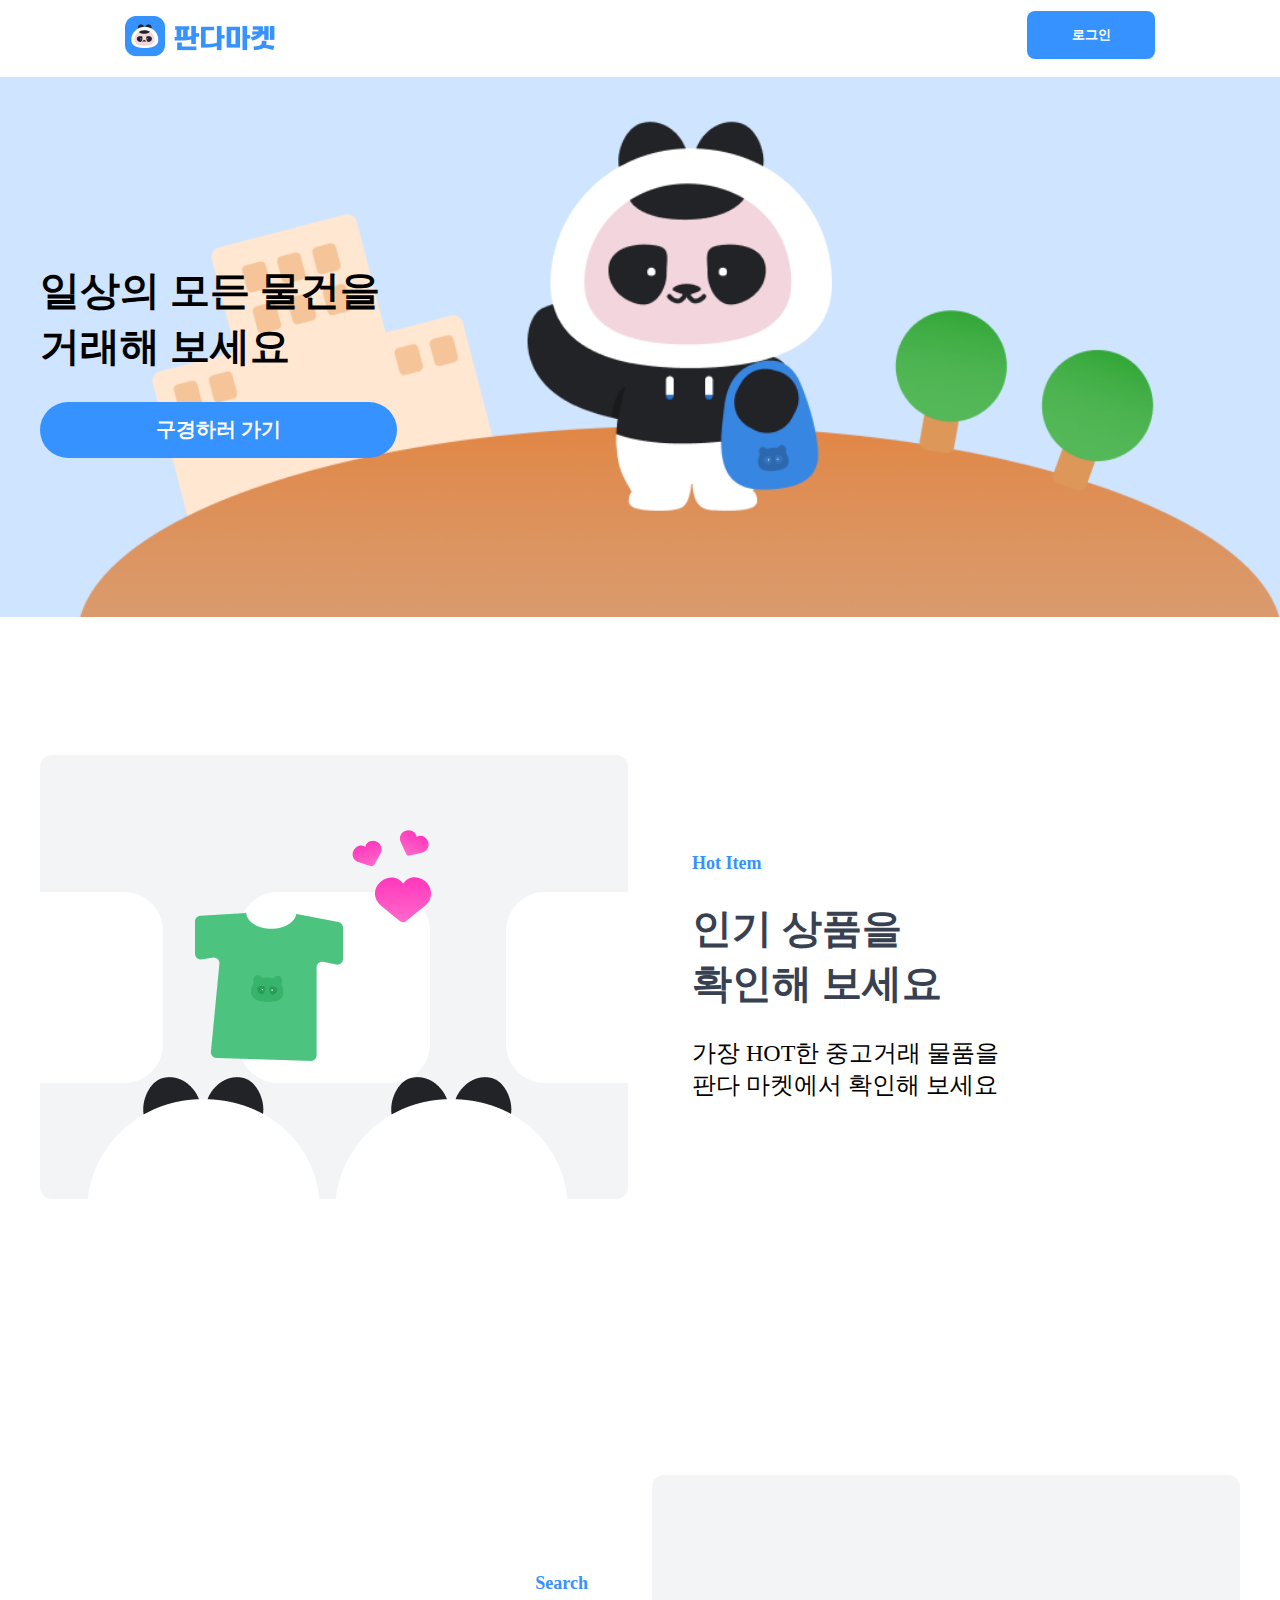
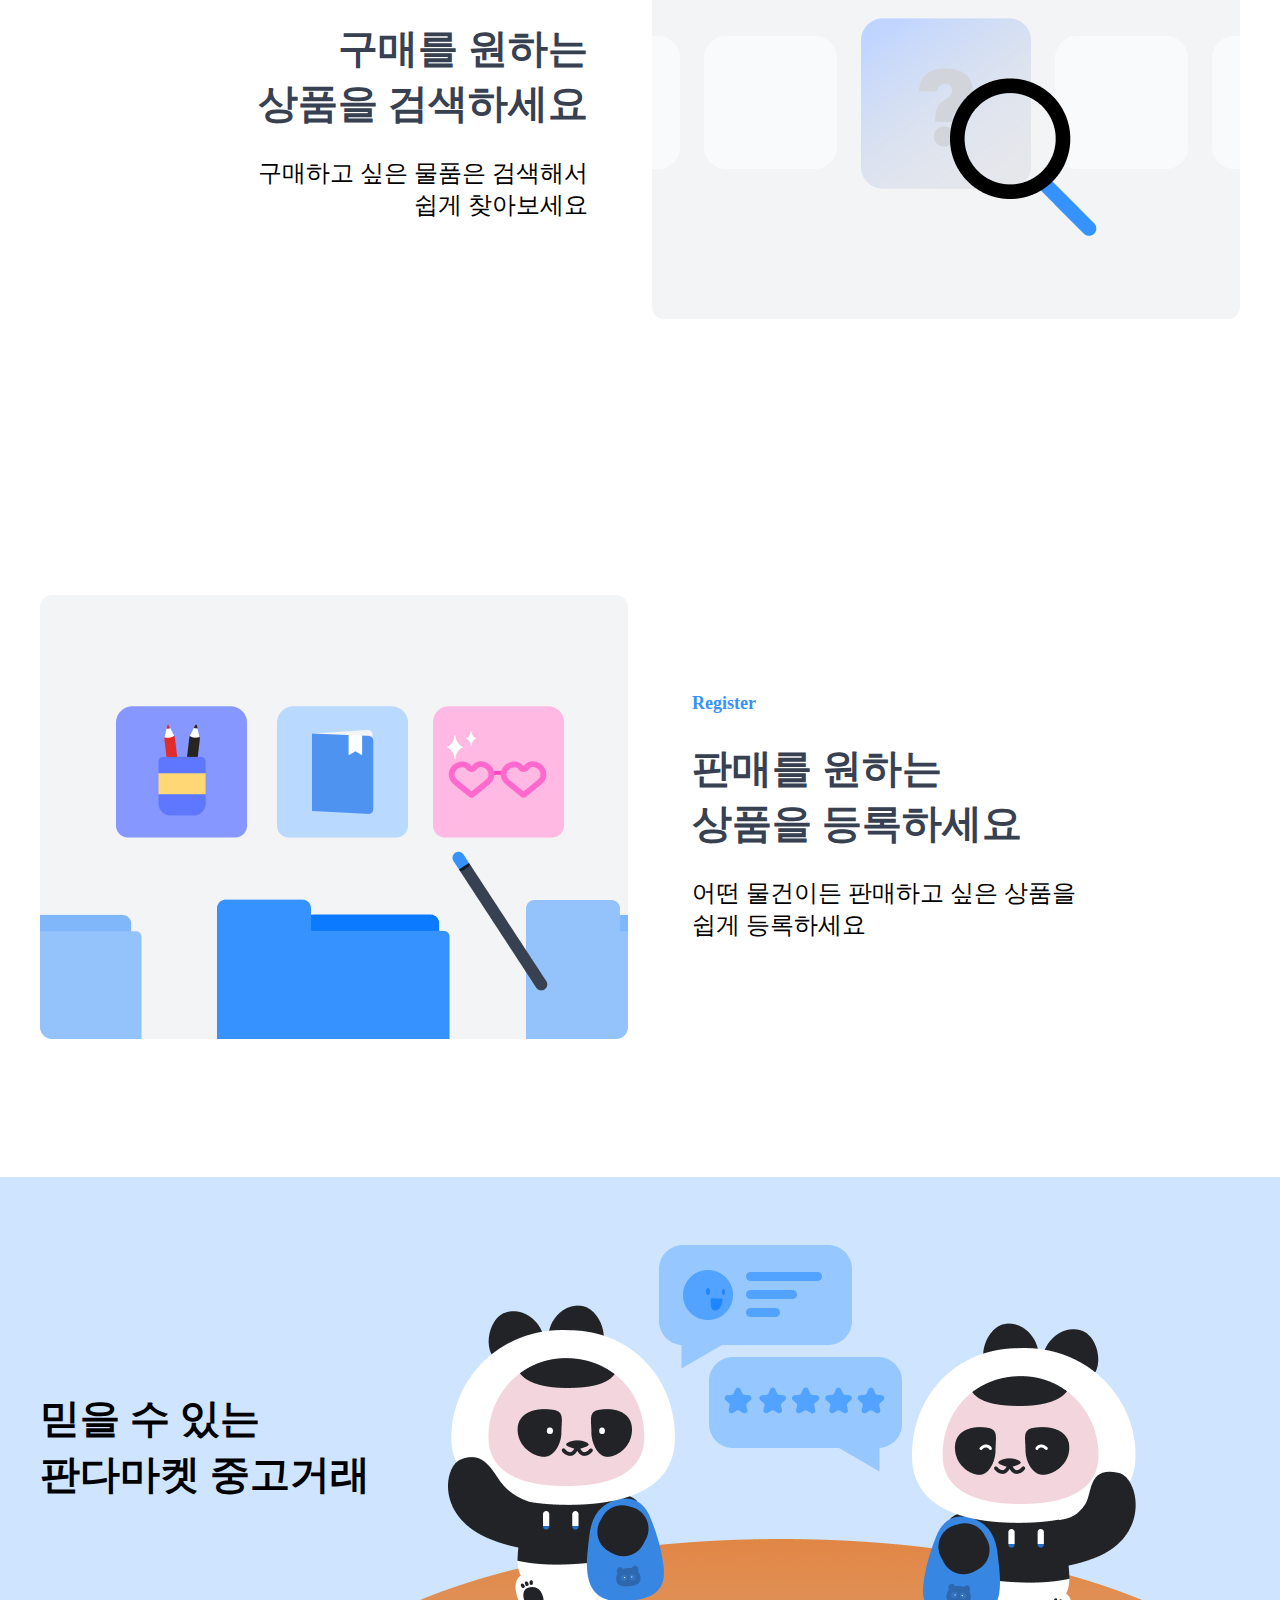
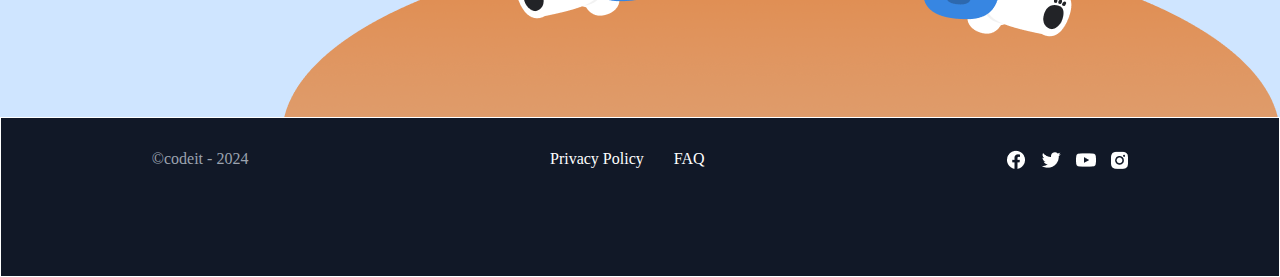
<file: index.html>
<!DOCTYPE html>
<html lang="ko">
<head>
  <meta charset="UTF-8">
  <meta name="viewport" content="width=device-width, initial-scale=1.0">
  <title>판다마켓</title>
  <link rel="stylesheet" href="style.css">
</head>
<body>
  <header>
    <nav class="nav-primary">
      <a href="/"><img src="/images/Property 1=Variant3.png"></a>
      <div></div>
      <div></div>
      <button class="btn small"><a href="signin.html">로그인</a></button>
    </nav>
  </header>
  <main>
    <div class="background header">
      <div class="container">
        <div class="banner">
          <h1>일상의 모든 물건을<br>거래해 보세요</h1>
          <button class="btn large"><a href="items.html">구경하러 가기</a></button>
        </div>
      </div>
    </div>
    <div class="container">
      <div class="cards">
        <section class="card">
          <img src="/images/Img_home_01.png">
          <div>
            <p class="keyword">Hot Item</p>
            <h1>인기 상품을<br>확인해 보세요</h1>
            <p class="description">가장 HOT한 중고거래 물품을<br>판다 마켓에서 확인해 보세요</p>
          </div>      
        </section>
        <section class="card">
          <div>
            <p class="keyword">Search</p>
            <h1>구매를 원하는<br>상품을 검색하세요</h1>
            <p class="description">구매하고 싶은 물품은 검색해서<br>쉽게 찾아보세요</p>
          </div>
          <img src="/images/Img_home_02.png">      
        </section>
        <section class="card">
          <img src="/images/Img_home_03.png">
          <div>
            <p class="keyword">Register</p>
            <h1>판매를 원하는<br>상품을 등록하세요</h1>
            <p class="description">어떤 물건이든 판매하고 싶은 상품을<br>쉽게 등록하세요</p>
          </div>      
        </section>
      </div>
    </div>
  </main>
  <footer>
    <div class="background footer">
      <div class="container">
        <div class="banner">
          <h1>믿을 수 있는<br>판다마켓 중고거래</h1>
        </div>
      </div>
    </div>
    <div class="bottom">
        <div class="bottom-left">
          <p>©codeit - 2024</p>
        </div>
        <div class="bottom-center">
          <p><a href="faq.html">Privacy Policy</a></p>
          <p><a href="faq.html">FAQ</a></p>
        </div>
        <div class="bottom-sns">
          <div class="bottom-sns-wrapper">
            <a href="http://www.facebook.com" target="_blank"><img src="/images/facebook.png"></a>
            <a href="http://www.twitter.com" target="_blank"><img src="/images/twitter.png"></a>
            <a href="http://www.youtube.com" target="_blank"><img src="/images/youtube.png"></a>
            <a href="http://www.instagram.com" target="_blank"><img src="/images/instagram.png"></a>
          </div>
        </div>
      </div>
    </div>
  </footer>
</body>
</html>
</file>
<file: style.css>
* {
  box-sizing: border-box;
}

p {
  margin: 0;
  padding: 0;
}

a {
  text-decoration: none;
  color: #fff;
  cursor: pointer;
}

body {
  margin: 0 auto;
  padding: 0;
  width: 100%;

.nav-primary {
  display: flex;
  justify-content: space-around;
  margin: 11px 0px;
}

.container {
  width: 1200px;
  margin: 0px auto;
  
  /* for guideline
  border: 1px solid; */
}


.background {
  background-color: #CFE5FF;
  background-image: url(/images/Img_home_top.png);
  background-repeat: no-repeat;
  background-size: contain;
  background-position: right;
}

.background.footer {
  background-image: url(/images/Img_home_bottom.png);
}


.banner {

  /* element positioning */

  display: flex;
  flex-direction: column;
  justify-content: center;
  
  height: 540px;
}

.btn {
  background-color: #3692FF;
  color: #FFF;
  border: none;
}

.btn.large {
  width: 357px;
  height: 56px;
  font-size: 20px;
  font-weight: 600;
  border-radius: 40px;
  /* padding: 16px, 124px, 16px, 124px; */
}

.btn.small {
  width: 128px;
  height: 48px;
  border-radius: 8px;
  padding: 12px, 20px
  font-size: 16px;
  font-weight: 600;
}

/* main */

section:nth-child(odd) {
  display: flex;
  gap: 64px;
  align-items: center;

  padding: 138px 0;
}


section:nth-child(even) {
  display: flex;
  gap: 64px;
  padding: 138px 0;

  align-items: center;
  justify-content: right;

  text-align: right;
}


.cards .keyword {
  color: #3692FF;
  font-size: 18px;
  font-weight: 700;
}


.cards h1 {
  color: #374151;
  font-size: 40px;
  font-weight: 700;
}

.cards .description {
  counter-reset: #374151;
  font-size: 24px;
  font-weight: 500;
}

/* banner & footer h1 */ 

.banner h1,
.footer h1 {
  font-size: 40px;
  font-weight: 700px;
  line-height: 56px;
}

/* bottom */

.bottom {
  display: flex;
  justify-content: space-around;
  align-items: flex-start;
  padding-top: 32px;

  border: 1px solid;
  background-color:  #111827;
  height: 160px;

  font-size: 16px;
  font-weight: 400;
  color: #fff;
}

.bottom-left {
  color: #9CA3AF;
}

.bottom-center {
  display: flex;
  justify-content: space-between;
  gap: 30px;
}

.bottom-sns-wrapper {
  display: flex;
  gap: 15px;
  align-items: center;
}
</file>
